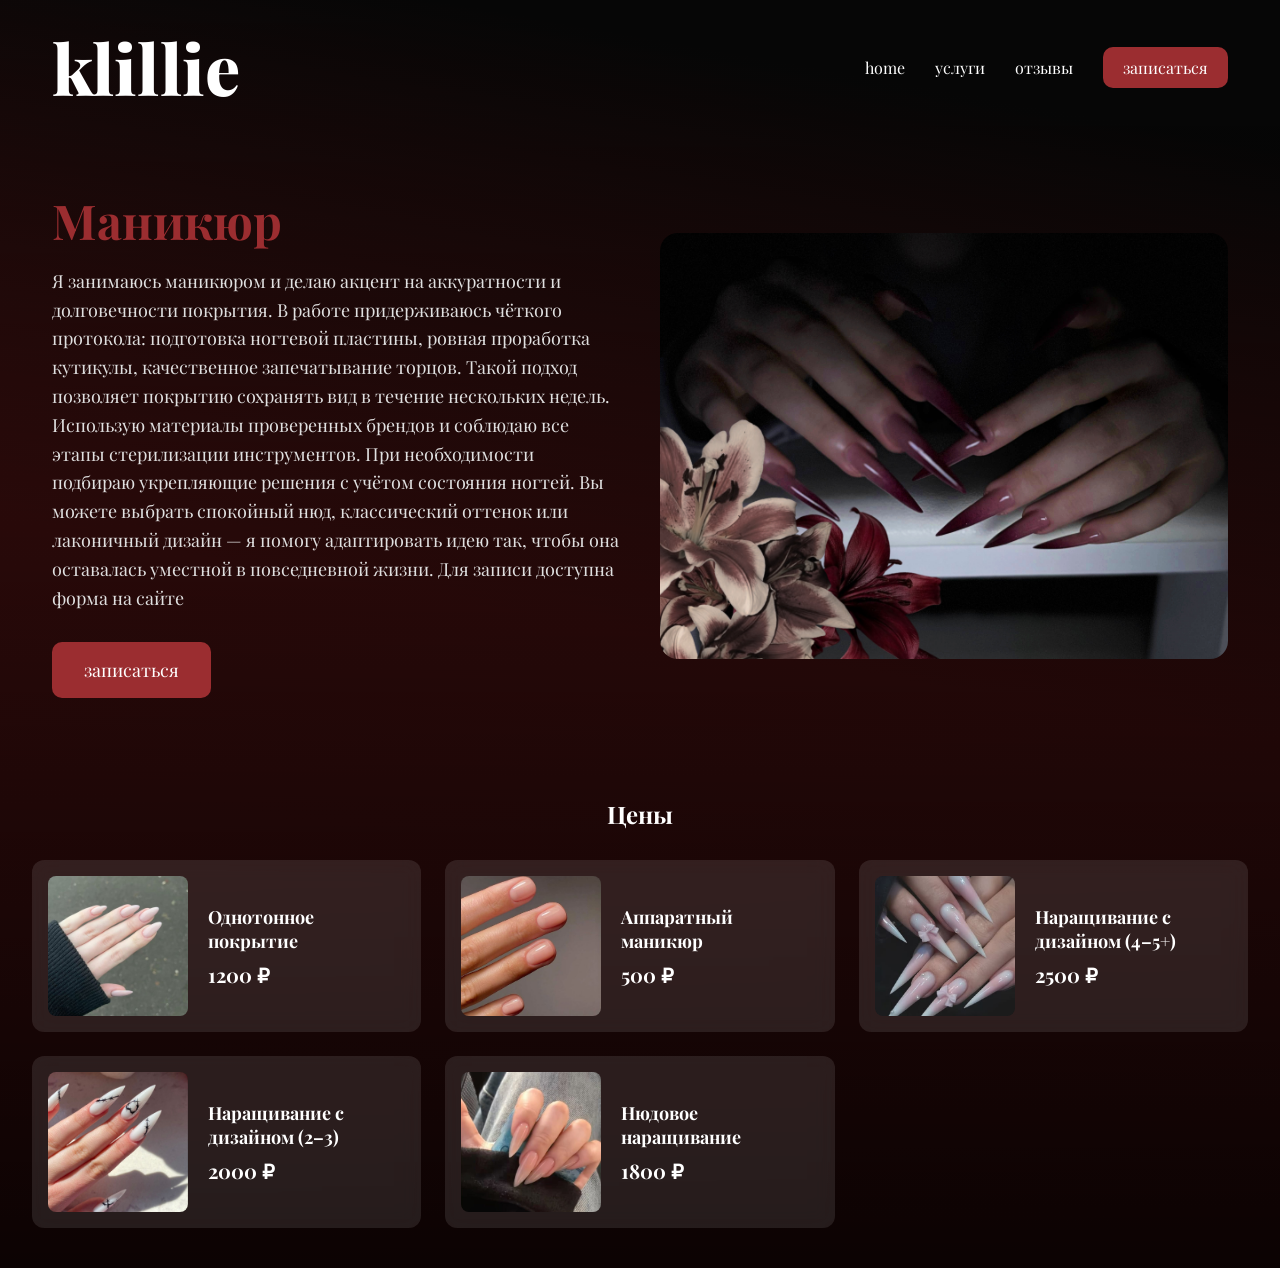
<file: index.html>
<!DOCTYPE html>
<html lang="ru">
<head>
    <meta charset="UTF-8">
    
    <meta name="viewport" content="width=device-width, initial-scale=1.0">
    <title>klillie</title>

   
    <link rel="preconnect" href="https://fonts.googleapis.com">
    <link rel="preconnect" href="https://fonts.gstatic.com" crossorigin>
    <link href="https://fonts.googleapis.com/css2?family=Playfair+Display:ital,wght@0,400;0,700;1,400&display=swap" rel="stylesheet">

    
    <link rel="stylesheet" href="css/main.css">
</head>
<body class="page-dark-solid">
    <div class="wrapper">
        <header class="container">
            <span class="logo">klillie</span>
            <nav>
                <ul>
                    <li class="active"><a href="index.html">home</a></li>
                    <li><a href="#">услуги</a></li>
                    <li><a href="#">отзывы</a></li>
                    <li class="btn"><a href="contacts.html">записаться</a></li>
                </ul>
            </nav>
        </header>

        <section class="hero container">
            <div class="hero-info">
                <h2>Маникюр</h2>
                <p>Я занимаюсь маникюром и делаю акцент на аккуратности и долговечности покрытия.

В работе придерживаюсь чёткого протокола: подготовка ногтевой пластины, ровная проработка кутикулы, качественное запечатывание торцов. Такой подход позволяет покрытию сохранять вид в течение нескольких недель.

Использую материалы проверенных брендов и соблюдаю все этапы стерилизации инструментов. При необходимости подбираю укрепляющие решения с учётом состояния ногтей.

Вы можете выбрать спокойный нюд, классический оттенок или лаконичный дизайн — я помогу адаптировать идею так, чтобы она оставалась уместной в повседневной жизни.

Для записи доступна форма на сайте</p>
                <button class="btn" onclick="alert('Запись принята!')">записаться</button>
            </div>
            <img src="img/ногти.jpg" alt="маникюр">
        </section>
        <section class="prices container">
            <h2>Цены</h2>

            <div class="price-grid">
                <div class="price-card">
                    <img src="./img/однотонное покрытие.jpg" alt="Однотонное покрытие">
                    <div class="card-content">
                        <h3>Однотонное покрытие</h3>
                        <span class="price">1200 ₽</span>
                    </div>
                </div>

                <div class="price-card">
                    <img src="./img/аппаратныйц моникюр.jpg" alt="Аппаратный маникюр">
                    <div class="card-content">
                        <h3>Аппаратный маникюр</h3>
                        <span class="price">500 ₽</span>
                    </div>
                </div>

                <div class="price-card">
                    <img src="./img/наращивание длиное.jpg" alt="Наращивание с дизайном (4–5+)">
                    <div class="card-content">
                        <h3>Наращивание с дизайном (4–5+)</h3>
                        <span class="price">2500 ₽</span>
                    </div>
                </div>

                <div class="price-card">
                    <img src="./img/короткийц маникюр.jpg" alt="Наращивание с дизайном (2–3)">
                    <div class="card-content">
                        <h3>Наращивание с дизайном (2–3)</h3>
                        <span class="price">2000 ₽</span>
                    </div>
                </div>

                <div class="price-card">
                    <img src="./img/нюдовое наращивание.jpg" alt="Нюдовое наращивание">
                    <div class="card-content">
                        <h3>Нюдовое наращивание</h3>
                        <span class="price">1800 ₽</span>
                    </div>
                </div>
            </div>
        </section>

    </div>    
</body>
</html>
</file>
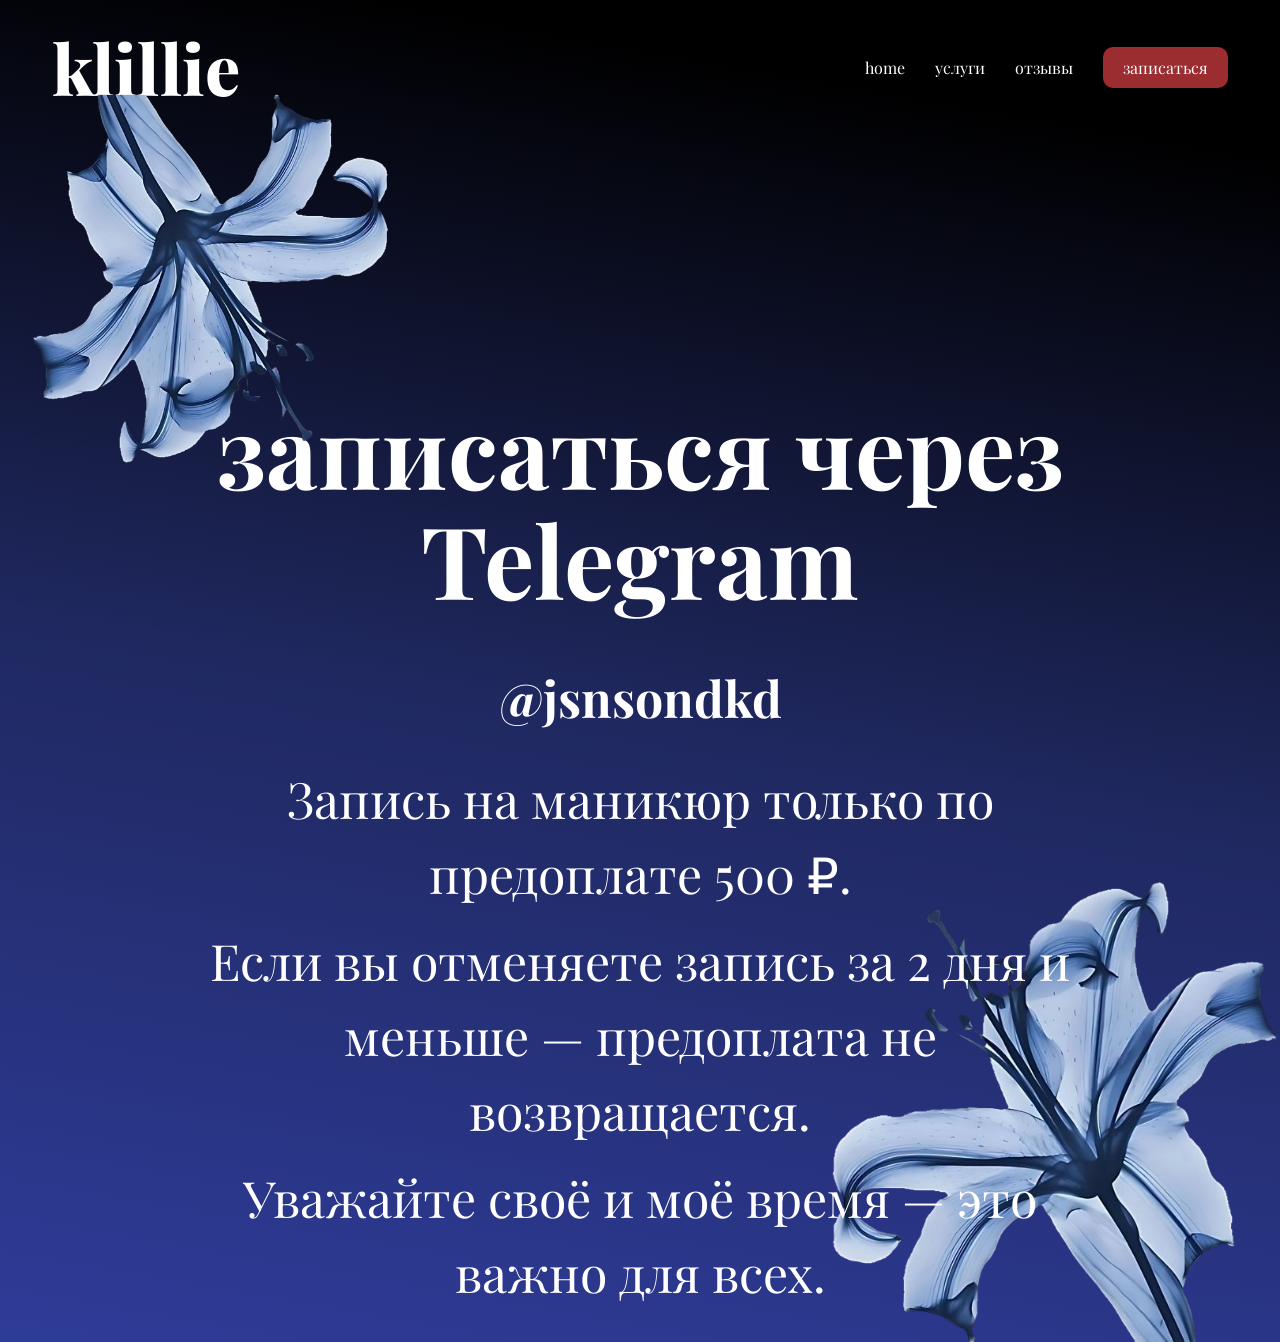
<file: contacts.html>
<!DOCTYPE html>
<html lang="ru">
<head>
    <meta charset="UTF-8">
    <meta name="viewport" content="width=device-width, initial-scale=1.0">
    <title>klillie</title>

    <link rel="preconnect" href="https://fonts.googleapis.com">
    <link rel="preconnect" href="https://fonts.gstatic.com" crossorigin>
    <link href="https://fonts.googleapis.com/css2?family=Playfair+Display:ital,wght@0,400;0,700;1,400&display=swap" rel="stylesheet">

    <link rel="stylesheet" href="css/main.css">
</head>
<body class="page-gradient-blue">
    <img src="lily-clean.png" alt="Лилия" class="site-lily">
    <div class="header-area">
        <img src="lily-clean.png" alt="Перевёрнутая лилия" class="site-lily-2">
        <header class="container">
            <span class="logo">klillie</span>
            <nav>
                <ul>
                    <li><a href="index.html">home</a></li>
                    <li><a href="#">услуги</a></li>
                    <li><a href="#">отзывы</a></li>
                    <li class="btn"><a href="contacts.html">записаться</a></li>
                </ul>
            </nav>
        </header>

       
    <div class="container hero-contacts">
        <h1 class="hero-title">записаться через Telegram</h1>
        <p class="hero-tg">@jsnsondkd</p>

        <div class="hero-rules">
            <p>Запись на маникюр только по предоплате 500 ₽.</p>
            <p>Если вы отменяете запись за 2 дня и меньше — предоплата не возвращается.</p>
            <p>Уважайте своё и моё время — это важно для всех.</p>
        </div>
    </div>
</body>
</html>
</file>
<file: css/main.css>
@import url('https://fonts.googleapis.com/css2?family=Playfair+Display:ital,wght@0,400..900;1,400..900&display=swap');

* {
    margin: 0;
    padding: 0;
    box-sizing: border-box;
}

body {
    font-family: 'Playfair Display', serif;
    color: #ffffff;
    min-height: 100vh;
    margin: 0;
    padding: 0;
}

body.page-gradient-blue {
    background: linear-gradient(
        190deg,
        rgba(0, 0, 0, 1) 10%,
        rgb(31, 40, 95) 53%,
        rgb(46, 60, 153) 100%
    );
    min-height: 100vh;
    margin: 0;
    padding: 0;
    position: relative;
    overflow-x: hidden;
    color: #ffffff;
}

/* --- Декоративные элементы (только лилии) --- */
img[class^="site-"] {
    position: absolute;
    z-index: 0;
    display: block;
    pointer-events: none; /* Клики проходят сквозь лилии */
}

.site-lily {
    bottom: 0;
    right: 0;
    width: 35%;
    height: auto;
}

.header-area {
    position: relative;
    z-index: 1; /* Шапка всегда выше лилий */
}

/* Вторая лилия: слева под лого */
.site-lily-2 {
    top: 95px;      /* Если перекрывает лого — ставь 100px, 110px */
    left: 30px;     /* Слева, но не за экраном */
    width: 28%;
    height: auto;
    transform: rotate(180deg);
    transform-origin: center center;
}

/* --- Шапка, лого, меню, кнопка (все твои стили без изменений) --- */
header {
    display: flex;
    justify-content: space-between;
    align-items: center;
    flex-wrap: wrap;
}

.logo {
    font-size: 70px;
    font-weight: 800;
}

nav {
    width: auto;
}

nav ul {
    list-style: none;
    display: flex;
    gap: 30px;
    align-items: center;
}

nav ul li a {
    color: #ffffff;
    padding: 8px 0; 
}

nav ul li:not(.active):not(.btn) a:hover {
    border-bottom: 2px solid #9b2d30;
}

/* Кнопка в меню — твой стиль с анимацией */
nav ul li.btn a {
    background: #9b2d30;
    padding: 10px 20px;
    border-radius: 10px;
    transition: all 500ms ease;
    text-decoration: none;
}

nav ul li.btn a:hover {
    background: #ff6b70;
}

a {
    text-decoration: none;
    color: inherit;
}

img:not([class^="site-"]) {
    max-width: 100%;
    height: auto;
    display: block;
    border-radius: 20px;
}

.wrapper {
    width: 100%;
}

.container {
    max-width: 2000px;
    width: 95%;
    margin: 0 auto; 
    padding: 20px;
}

/* --- Hero, контакты, цены --- */
.hero {
    padding-top: 60px;
    padding-bottom: 60px;
    position: relative;
    display: grid;
    grid-template-columns: 1fr 1fr;
    gap: 40px;
    align-items: center;
}

.hero-info h2 {
    color: #9b2d30; 
    font-size: 48px;
    font-weight: 700;
    line-height: 1.1;
    margin-bottom: 20px;
}

.hero-info p {
    color: #e0e0e0;
    font-size: 18px;
    line-height: 1.6;
    margin-bottom: 30px;
}

/* Кнопка «Записаться» в hero — твой стиль */
.hero-info .btn {
    background: #9b2d30; 
    color: #ffffff;
    border-radius: 10px;
    padding: 16px 32px;
    transition: all 500ms ease;
    font-size: 18px;
    border: 0;
    cursor: pointer;
    font-family: inherit;
}

.hero-info .btn:hover {
    background: #ff6b70;
}

.hero img {
    width: 100%;
    height: auto;
    border-radius: 18px;
    object-fit: cover;
    display: block;
}

.prices {
    padding: 40px 0;
}

.prices h2 {
    text-align: center;
    margin-bottom: 30px;
    color: #ffffff;
}

.price-grid {
    display: grid;
    grid-template-columns: repeat(auto-fit, minmax(360px, 1fr));
    gap: 24px;
}

.price-card {
    background: rgba(255, 255, 255, 0.1);
    border-radius: 12px;
    padding: 16px;
    backdrop-filter: blur(10px);
    display: flex;
    align-items: center;
    gap: 20px;
}

.card-content {
    flex: 1;
    text-align: left;
}

.card-content h3 {
    font-size: 18px;
    margin: 0 0 8px 0;
    color: #ffffff;
}

.card-content .price {
    font-weight: 700;
    font-size: 20px;
    color: #ffffff;
}

.price-card img {
    width: 140px;
    height: 140px;
    object-fit: cover;
    border-radius: 8px;
    flex-shrink: 0;
}

.hero-contacts h1 {
    text-align: center;
    margin-top: 240px;
    margin-bottom: 30px;
    font-size: 100px;
}

.hero-contacts p {
    text-align: center;
    margin-top: 50px;
    margin-bottom: 30px;
    font-size: 50px;
}

/* --- Адаптив --- */
@media (max-width: 768px) {
    .container {
        width: 100%;
        padding: 15px;
    }

    header {
        flex-direction: column;
        align-items: center;
        text-align: center;
    }

    nav {
        margin-top: 15px;
        width: 100%;
    }

    nav ul {
        justify-content: center;
        gap: 15px;
    }

    .logo {
        font-size: 50px !important;
    }

    .hero {
        grid-template-columns: 1fr;
        gap: 20px;
        padding-top: 40px;
        padding-bottom: 40px;
    }

    .hero-info h2 {
        font-size: 32px !important;
    }

    .hero img {
        order: -1; 
    }

    .price-grid {
        grid-template-columns: 1fr;
    }

    .price-card {
        flex-direction: column;
        align-items: center;
        text-align: center;
    }

    .card-content {
        text-align: center;
        margin-bottom: 15px;
        width: 100%;
    }

    .price-card img {
        width: 100%;
        max-width: 200px;
        height: 200px;
    }

    .site-lily-2 {
        display: none;
    }

    .site-lily {
        width: 50%;
    }

    .hero-contacts h1 {
        font-size: 60px;
        margin-top: 120px;
    }

    .hero-contacts p {
        font-size: 32px;
    }
}

body.page-dark-solid {
    background: 
        linear-gradient(to top, rgba(0, 0, 0, 0.9), rgba(0, 0, 0, 0.4)),
        linear-gradient(
            190deg,
            rgba(10, 10, 10, 1) 10%,
            rgb(102, 23, 23) 50%,
            rgb(121, 26, 26) 100%
        );
}

.hero-contacts {
    text-align: center;
}

.hero-title {
    font-size: 56px;
    line-height: 1.1;
    margin-bottom: 20px;
}

.hero-tg {
    color: hsl(0, 0%, 100%);
    font-weight: bold;
    margin-bottom: 30px;
    font-size: 24px;
}

/* Блок с правилами: ограничиваем ширину, чтобы строки были короткими */
.hero-rules {
    max-width: 900px;       /* примерно 6–8 слов в строке при таком шрифте */
    margin: 0 auto;         /* центрируем сам блок */
}

.hero-rules p {
    margin: 0 0 12px 0;    /* отступы между строками */
    line-height: 1.5;      /* читаемый межстрочный интервал */
}
</file>
